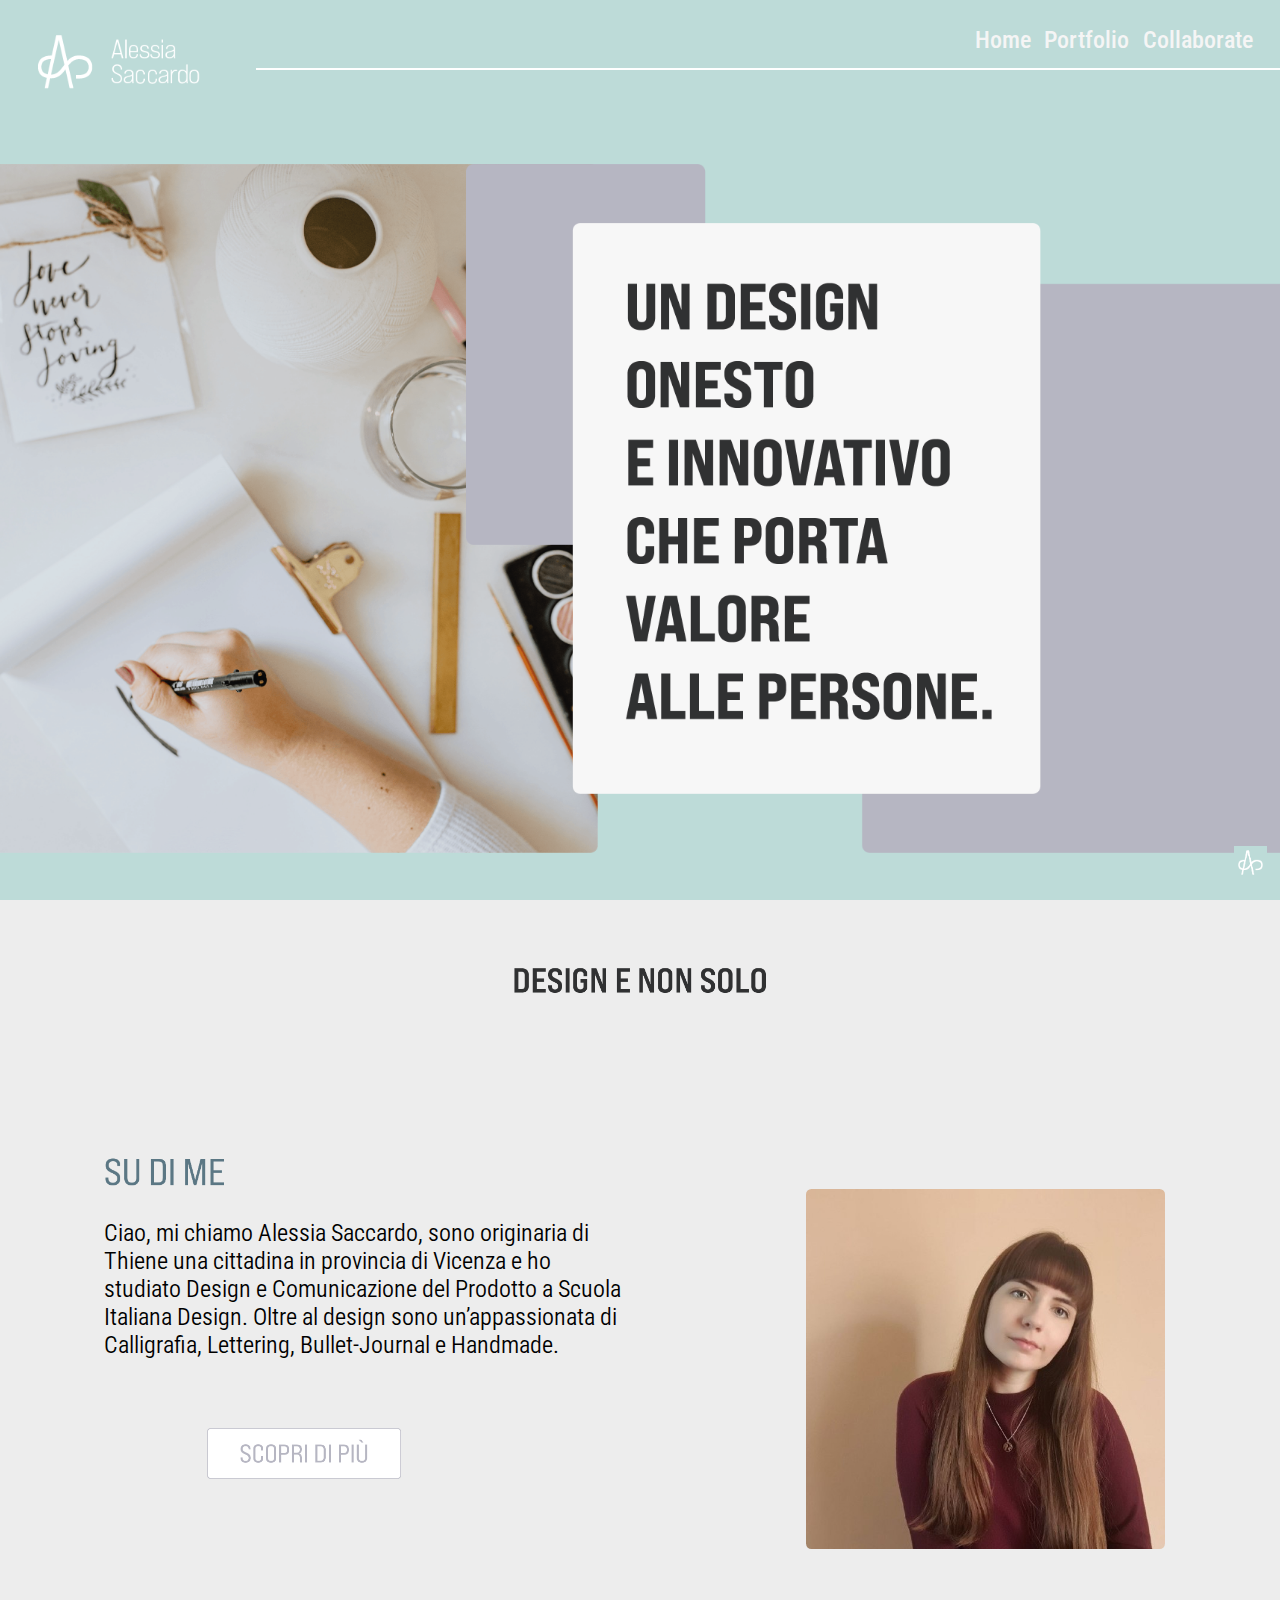
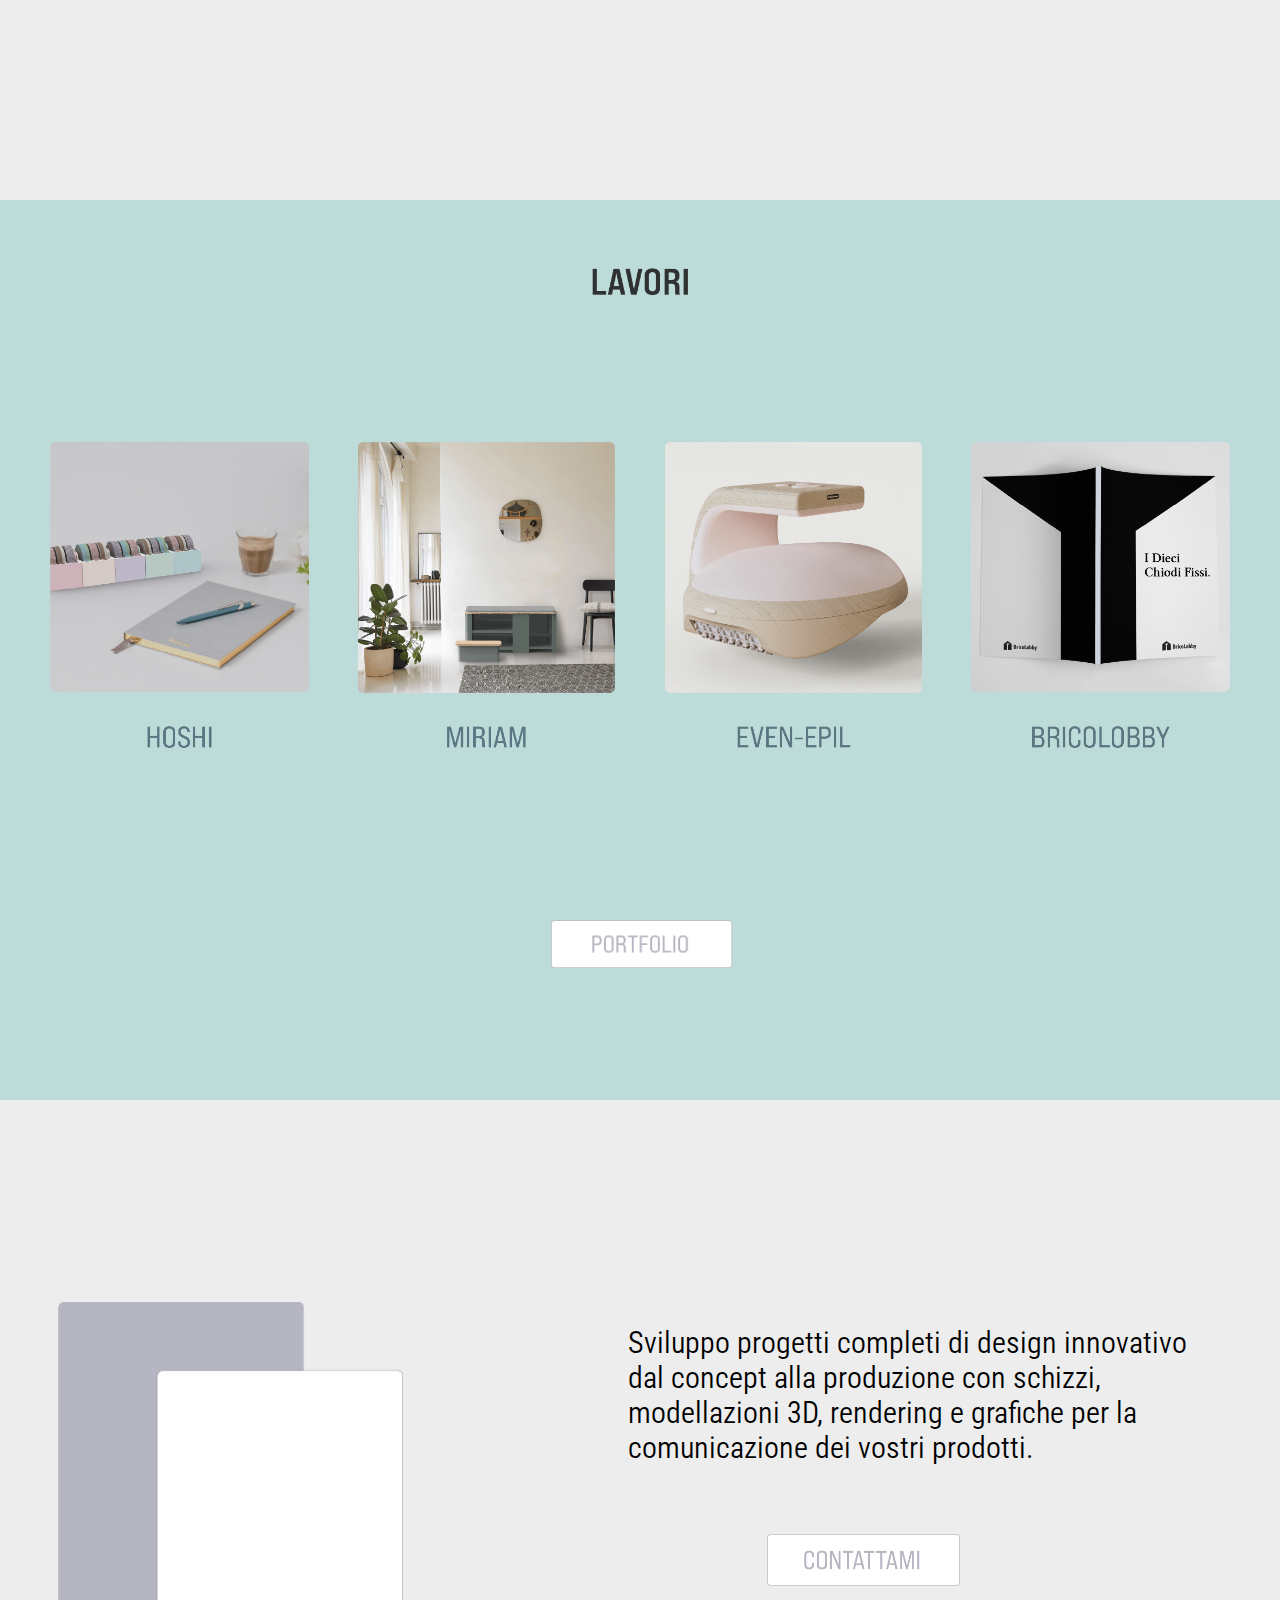
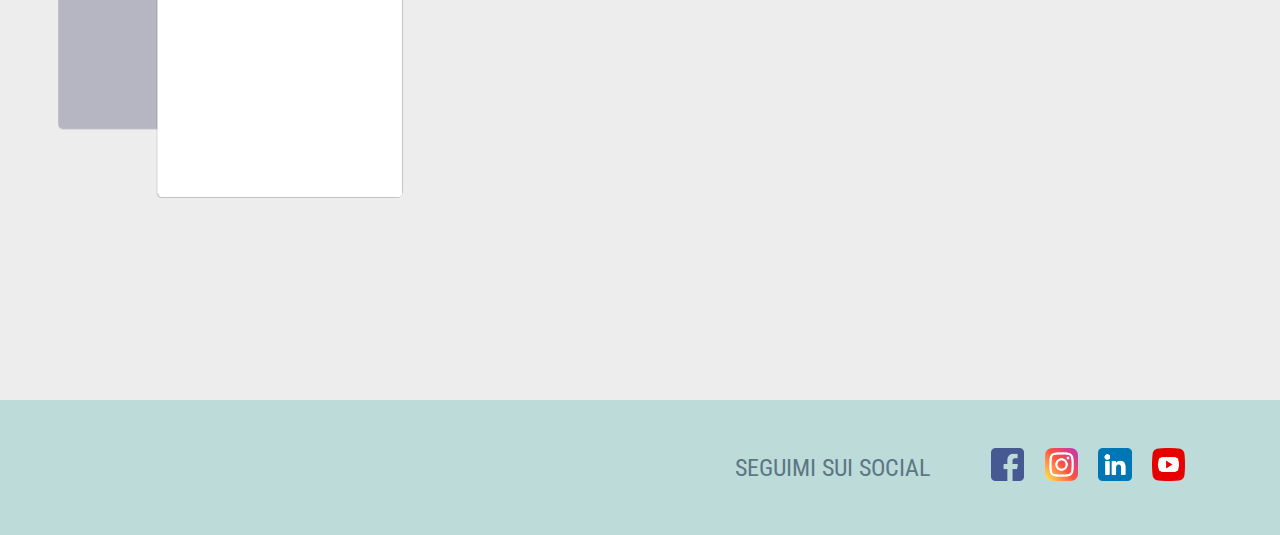
<file: index.html>
<!DOCTYPE html>
<html lang="">
<head>
    <meta charset="utf-8">
    <meta name="viewport" content="width=device-width, initial-scale=1.0">
    <title> Alessia Saccardo</title>
    <link rel="stylesheet" href="assets/css/style.css">

<link rel="preconnect" href="https://fonts.googleapis.com">
<link rel="preconnect" href="https://fonts.gstatic.com" crossorigin>
<link href="https://fonts.googleapis.com/css2?family=Roboto+Condensed:ital,wght@0,300;0,400;0,700;1,300;1,400;1,700&display=swap" rel="stylesheet">
    <script src="http://leaverou.github.com/prefixfree/prefixfree.min.js"></script>

    
</head> 
     
 
<body>
    
    
  
    
    
    
    <header> 
        
    <div id="row"> 
    <div class=colonna1> <img src="assets/images/Risorsa12-8.png"> 
    </div>
    <div class=colonna2> <b></b>  </div>   
    </div>
        
    <nav>
    <ul>
    <li class=colorato><a href="index.html"> Home </a></li>
    <li><a href="pages/Portfolio.html"> Portfolio </a></li>
    <li><a href="pages/Collaborate.html"> Collaborate </a></li>
<!--    <li><a href="pages/More.html"> More </a></li>-->
    </ul>
        

    </nav>
    
    <hr> 
        
    </header>
    
    
    
 
        
    
     

    <div id="Floatingbottom" ><a href="#row"><img src="assets/images/Risorsa13-8.png"></a></div>
   

    
    <section id=sezione1>
        
        <div class=imgcop> <img src="assets/images/imgcop2.png"> </div>
        
        <div class=fraseinizio> <img src="assets/images/Risorsa4-8.png"> </div>
    
    </section>
    
    
    
   
      <section id=sezione2i>
         
        <div class=titolosez2><img src="assets/images/Risorsa23-8.png"> </div>
         
        <div id=contenitoresez2>
            
        <div class=titolosudime><img src="assets/images/Risorsa21-8.png"> </div>
         
        <div class=testosudime>Ciao, mi chiamo Alessia Saccardo, sono originaria di<br> Thiene una cittadina in provincia di Vicenza e ho<br> studiato Design e Comunicazione del Prodotto a Scuola<br> Italiana Design. Oltre al design sono un’appassionata di<br> Calligrafia, Lettering, Bullet-Journal e Handmade.  </div>
            
        <div class=scopridipiu><a href="pages/Collaborate.html"><img src="assets/images/Risorsa36-8.png"></a>
            <div class=scopridipiuon><a href="pages/Collaborate.html"><img src="assets/images/Risorsa37-8.png"></a></div>
            
            </div>
            
        
            
        </div>
         
        <div class=imgsudime> <img src="assets/images/photo1649535505.jpeg"> </div> 
            
       
         
    </section>
    
     <section id=sezione3i>
         
        <div class=titolosez3><img src="assets/images/Risorsa51-8.png"> </div>
         
        <div id=contenitoresez3>
            
        <div class=lavoro>
            <div class=immaginelavoro><img src="assets/images/Risorsa32-26.png"> </div>
            <div class=titololavoro><a href="pages/4_HOSHI.html"><img src="assets/images/Risorsa31-26.png"></a> </div>
            
            </div>
         
         <div class=lavoro>
            <div class=immaginelavoro><img src="assets/images/Risorsa39-8.png"> </div>
             <div class=titololavoro><a href="pages/8_MIRIAM.html"><img src="assets/images/Risorsa43-8.png"></a></div>
            
            </div>
            
            
         <div class=lavoro>
            <div class=immaginelavoro><img src="assets/images/Risorsa80card.png"> </div>
             <div class=titololavoro><a href="pages/9_EVENEPIL.html"><img src="assets/images/Risorsa81card.png"></a></div>
            
            </div>
            
            
          <div class=lavoro>
            <div class=immaginelavoro><img src="assets/images/bricolobby.png"> </div>
              <div class=titololavoro><a href="pages/7_BRICOLOBBY.html"><img src="assets/images/Risorsa78card.png"></a></div>
            
            </div>
            
        
            
        </div>
         
        <div id=contenitore2sez3>
        <div class=pulsanteportfolio><a href="pages/Portfolio.html"><img src="assets/images/Risorsa46-8.png"></a>
            <div class=pulsanteportfolioon><a href="pages/Portfolio.html"><img src="assets/images/Risorsa47-8.png"></a></div>
            
            </div>
         
         </div>
       
         
    </section>
    
    
    
      <section id=sezione4i>
         
         <div class=imgrettangoli> <img src="assets/images/Risorsa48-8.png"> </div> 
          
        <div id=contenitoresez4>
            
         
        <div class=testocontattami>Sviluppo progetti completi di design innovativo<br> dal concept alla produzione con schizzi,<br> modellazioni 3D, rendering e grafiche per la<br> comunicazione dei vostri prodotti.   </div>
            
        <div class=pulsantecontattami><a href="mailto:alessiasaccardo.design@gmail.com"><img src="assets/images/Risorsa49-8.png"></a>
            <div class=pulsantecontattamion><a href="mailto:alessiasaccardo.design@gmail.com"><img src="assets/images/Risorsa50-8.png"></a></div>
            
            </div>
            
        
            
        </div>
         
        
            
       
         
    </section>
    
    
    
    
    
    
    
    
    
    
    
    
    
    
    
    
    
    
    
    
    
    
     <footer> 
        
            <div class="titolofooter">SEGUIMI SUI SOCIAL</div>
      
        
    
            <div id="fotosocial">  

            <div class="loghif"> <a href="https://www.facebook.com/alessias.journal"> <img src="assets/images/facebook1.png"> </a> </div>  
            <div class="loghif"> <a href="https://www.instagram.com/alessias.journal/"><img src="assets/images/instagram.png"></a> </div>  
            <div class="loghif"> <a href="https://www.linkedin.com/in/alessiasaccardo/"> <img src="assets/images/linkedin.png"> </a></div> 
            <div class="loghif"> <a href="https://www.youtube.com/channel/UCG5RHeKayFGp-H-CFnbAi5Q"> <img src="assets/images/youtube1.png"></a> </div> 
            

            </div>
        
      
        
   </footer>
        
    
    
</body>
</html>
</file>
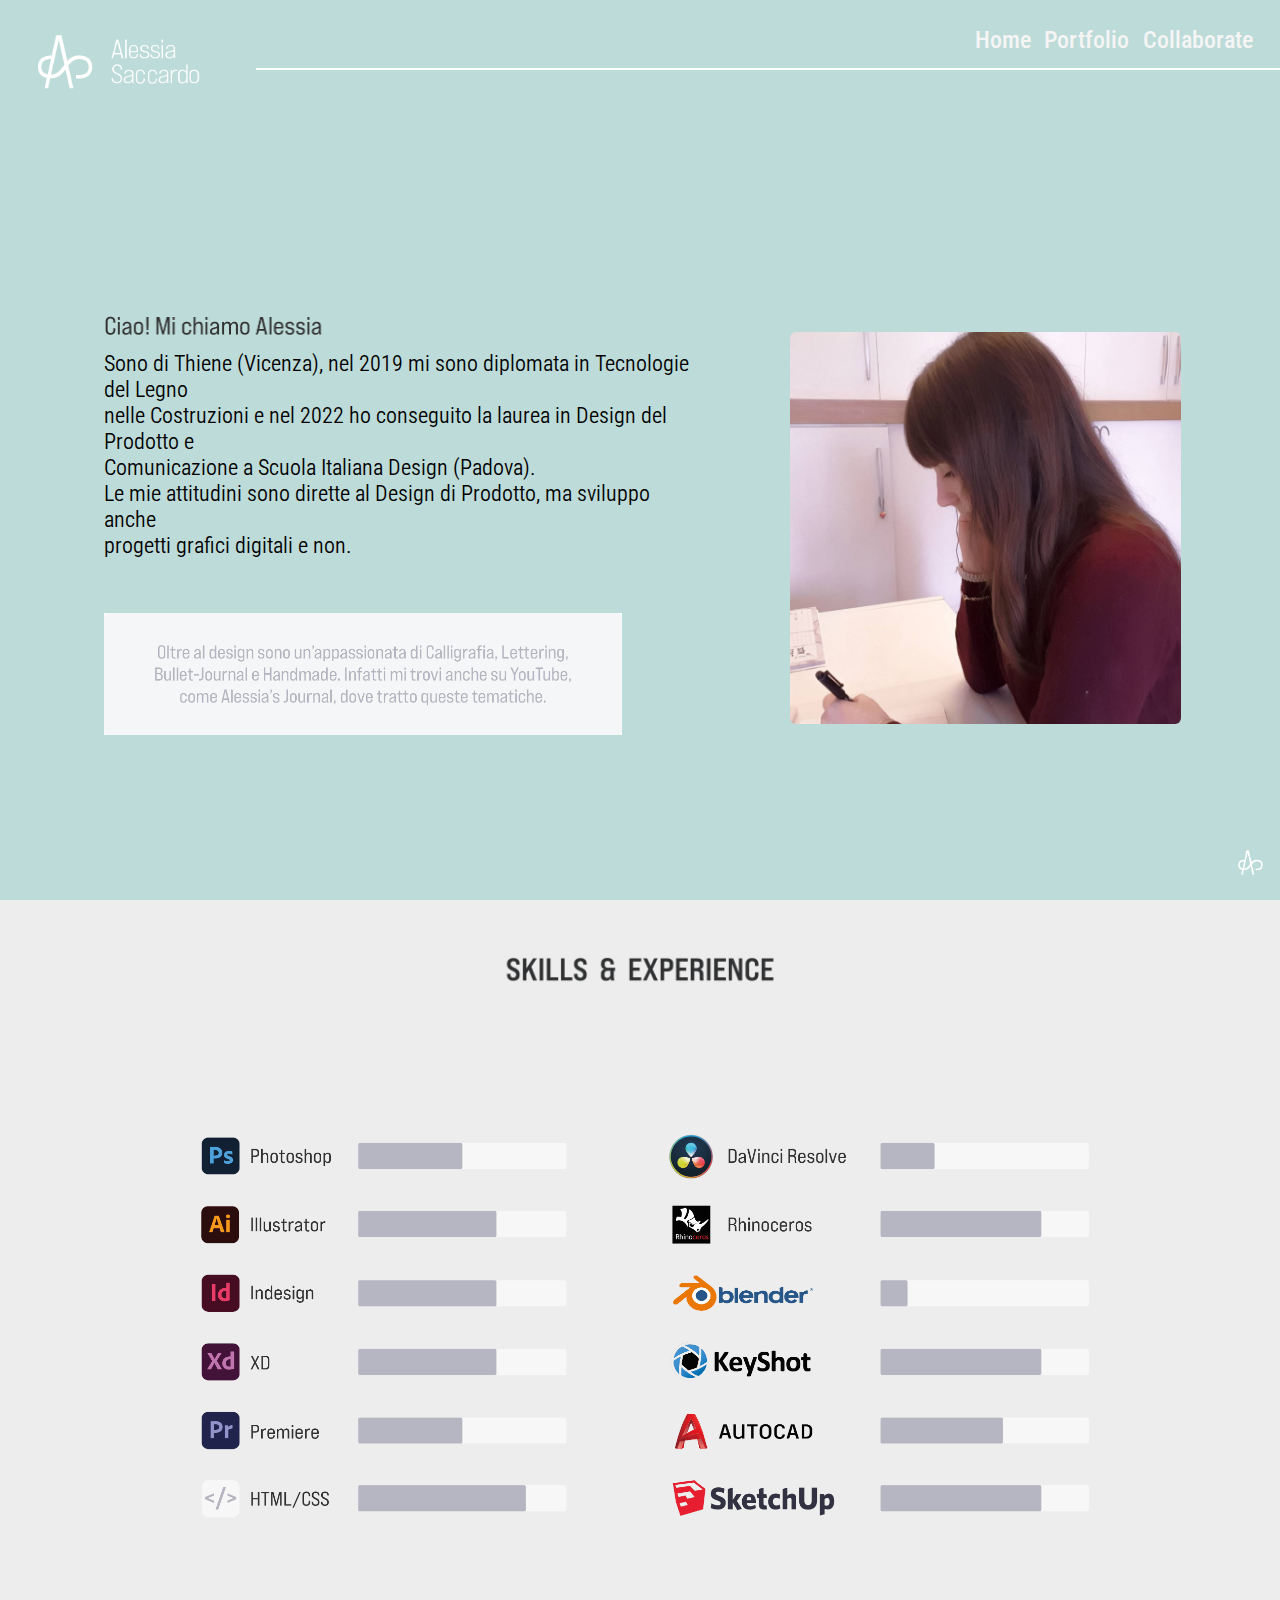
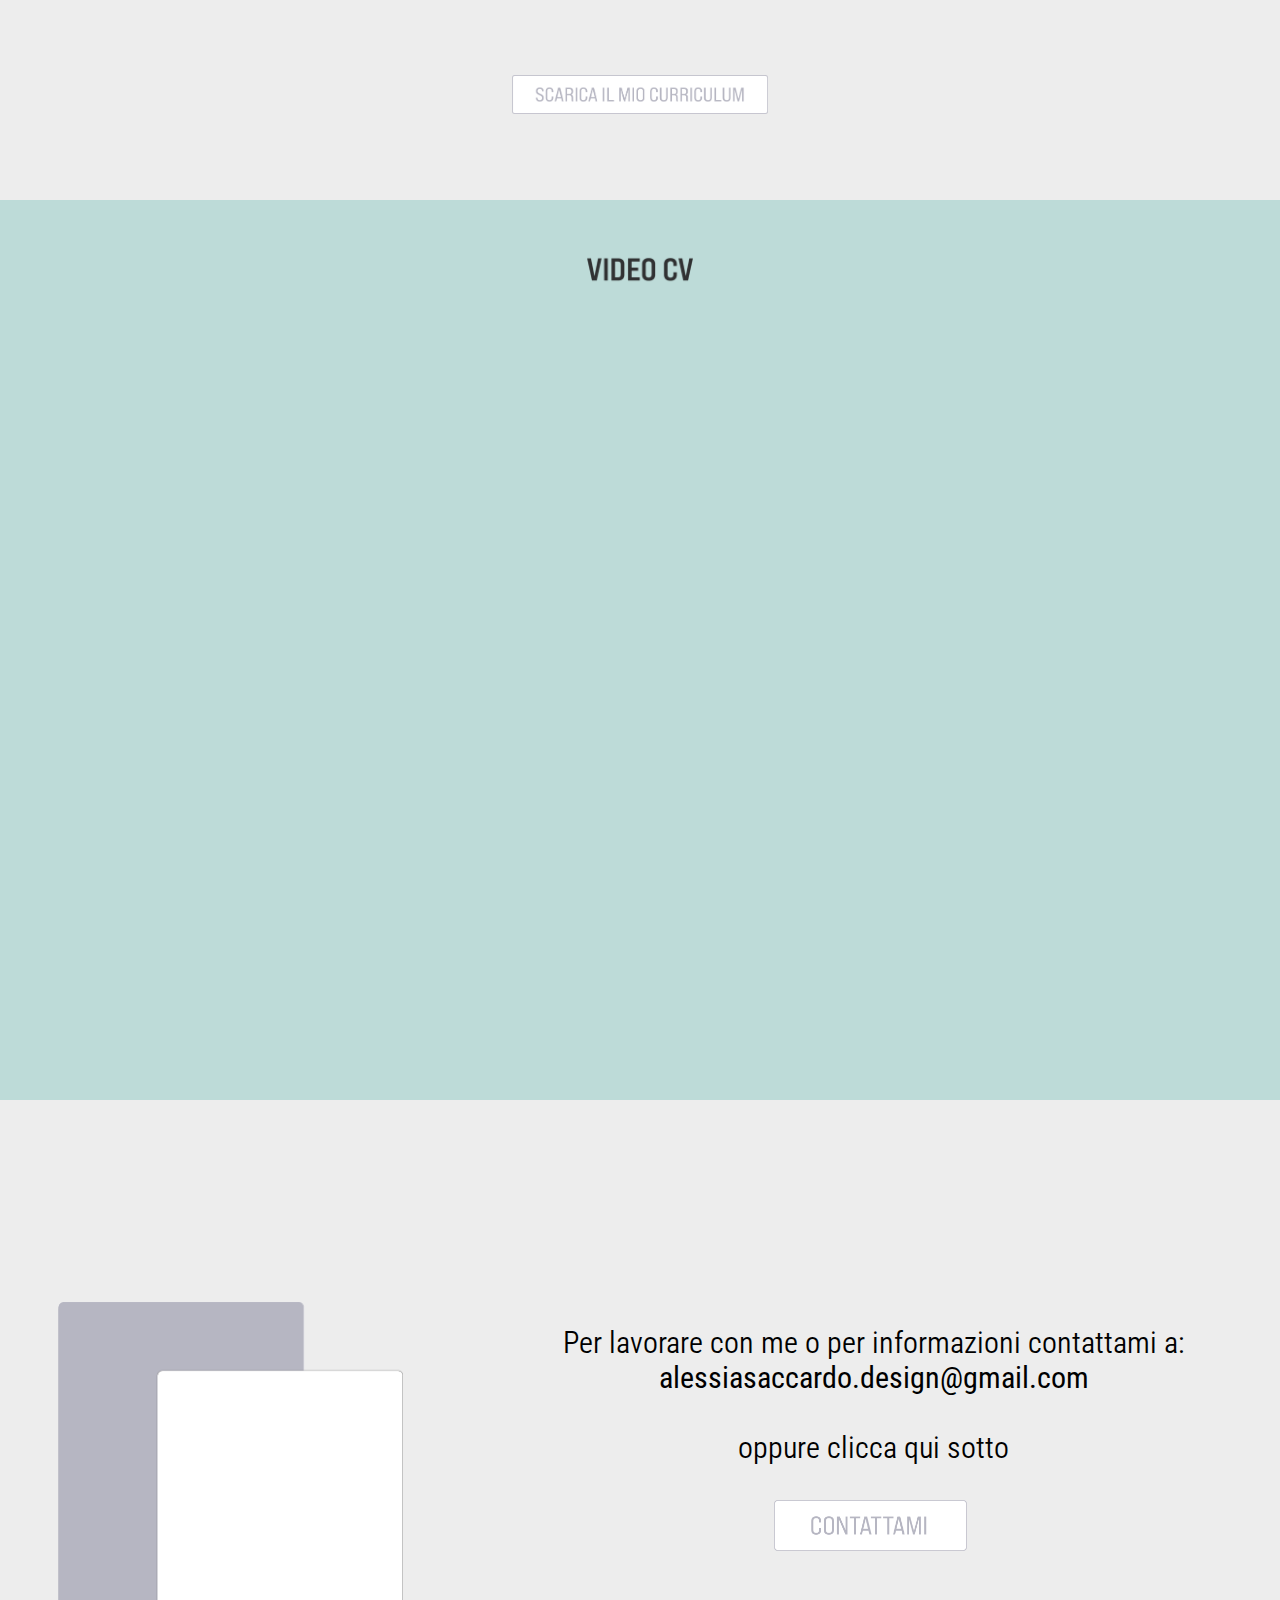
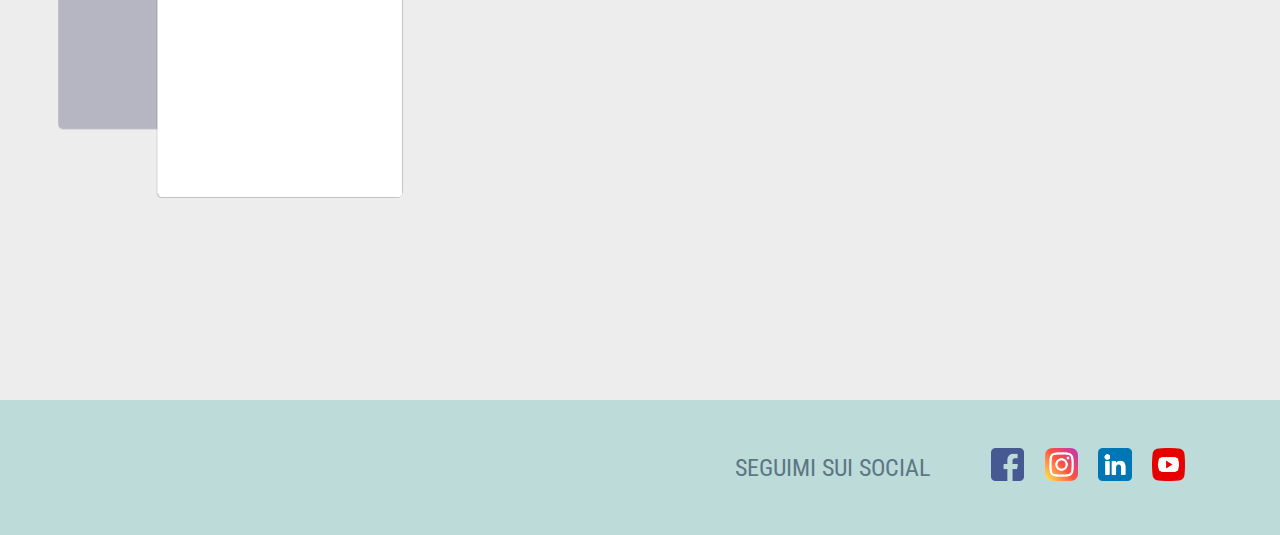
<file: pages/Collaborate.html>
<!DOCTYPE html>
<html lang="">
<head>
    <meta charset="utf-8">
    <meta name="viewport" content="width=device-width, initial-scale=1.0">
    <title> Alessia Saccardo</title>
    <link rel="stylesheet" href="./../assets/css/style.css">

<link rel="preconnect" href="https://fonts.googleapis.com">
<link rel="preconnect" href="https://fonts.gstatic.com" crossorigin>
<link href="https://fonts.googleapis.com/css2?family=Roboto+Condensed:ital,wght@0,300;0,400;0,700;1,300;1,400;1,700&display=swap" rel="stylesheet">
<script src="http://leaverou.github.com/prefixfree/prefixfree.min.js"></script>
    
</head>
     

<body>
    
    
    
    
    
    <header> 
        
    <div id="row"> 
    <div class=colonna1> <img src="./../assets/images/Risorsa12-8.png"> 
    </div>
    <div class=colonna2> <b></b>  </div>   
    </div>
        
     <nav>
    <ul>
    <li><a href="./../index.html"> Home </a></li>
    <li><a href="Portfolio.html"> Portfolio </a></li>
    <li class=colorato><a href="Collaborate.html"> Collaborate </a></li>
<!--    <li><a href="More.html"> More </a></li>-->
    </ul>
        

    </nav>
    
    <hr> 
        
    </header>
    
    
    
 
        
    
      

    <div id="Floatingbottom" ><a href="#row"><img src="./../assets/images/Risorsa13-8.png"></a></div>
   

    
    
    
    <section id=sezione1c>
         
         
        <div id=contenitoresez1c>
            
        <div class=titolociao><img src="./../assets/images/Risorsa52-8.png"> </div>
         
        <div class=testociao>Sono di Thiene (Vicenza), nel 2019 mi sono diplomata in Tecnologie del Legno<br> nelle Costruzioni e nel 2022 ho conseguito la laurea in Design del Prodotto e<br> Comunicazione a Scuola Italiana Design (Padova).<br> 
        Le mie attitudini sono dirette al Design di Prodotto, ma sviluppo anche<br> progetti grafici digitali e non.   </div>
            
        <div class=testohobby><img src="./../assets/images/Risorsa56-100.jpg"> </div>  
       
            
        </div>
            
        
         
        <div class=imgciao> <img src="./../assets/images/Immagine.jpg"> </div> 
            
       
         
    </section>
    
    
    
    <section id=sezione2c>
         
        <div class=titolosez2c><img src="./../assets/images/Risorsa58-8.png"></div>
         
        <div id=contenitoresez2c>
           <img src="./../assets/images/Risorsa57-8.png"> 
            </div>
      
         
        <div id=contenitore2sez2c>
        <div class=pulsantecv><a href="https://drive.google.com/file/d/15_QqOjbHBhFnvdIN5Qg1-nS3tO5xgJvO/view?usp=sharing"><img src="./../assets/images/Risorsa59-8.png"></a>
            <div class=pulsantecvon><a href="https://drive.google.com/file/d/15_QqOjbHBhFnvdIN5Qg1-nS3tO5xgJvO/view?usp=sharing"><img src="./../assets/images/Risorsa60-8.png"></a></div>
            
            </div>
         
         </div>
       
         
    </section>
    
    
   
    <section id=sezione3c>
         
        <div class=titolosez3c><img src="./../assets/images/Risorsa61-8.png"></div>
         
        <div id=contenitoresez3c>
            
            <iframe width="65%" height="100%"
            src="https://www.youtube.com/embed/c6c-QC2LBR4" 
            title="YouTube video player" frameborder="0" 
            allow="accelerometer; autoplay; clipboard-write; encrypted-media; gyroscope; picture-in-picture"
            allowfullscreen></iframe>
            
            
        
            </div>
      
        
       
         
    </section>
    
    
     <section id=sezione4c>
         
         <div class=imgrettangolic> <img src="./../assets/images/Risorsa48-8.png"> </div> 
          
        <div id=contenitoresez4c>
            
         
        <div class=testocontattami4c>Per lavorare con me o per informazioni contattami a:<br>
<b>alessiasaccardo.design@gmail.com</b><br>
            <br>
oppure clicca qui sotto   </div>
            
        <div class=pulsantecontattami4c><a href="mailto:alessiasaccardo.design@gmail.com"><img src="./../assets/images/Risorsa49-8.png"></a>
            <div class=pulsantecontattamion4c><a href="mailto:alessiasaccardo.design@gmail.com"><img src="./../assets/images/Risorsa50-8.png"></a></div>
            
            </div>
            
        
            
        </div>
         
    
    </section>
    
    
    
    
    
    
    
    
    
     <footer> 
        
            <div class="titolofooter">SEGUIMI SUI SOCIAL</div>
      
        
    
            <div id="fotosocial">  

            <div class="loghif"> <a href="https://www.facebook.com/alessias.journal"> <img src="./../assets/images/facebook1.png"> </a> </div>  
            <div class="loghif"> <a href="https://www.instagram.com/alessias.journal/"><img src="./../assets/images/instagram.png"></a> </div>  
            <div class="loghif"> <a href="https://www.linkedin.com/in/alessiasaccardo/"> <img src="./../assets/images/linkedin.png"> </a></div> 
            <div class="loghif"> <a href="https://www.youtube.com/channel/UCG5RHeKayFGp-H-CFnbAi5Q"> <img src="./../assets/images/youtube1.png"></a> </div> 
            

            </div>
        
      
        
   </footer>
        
    
    
   
</body>
</html>
</file>
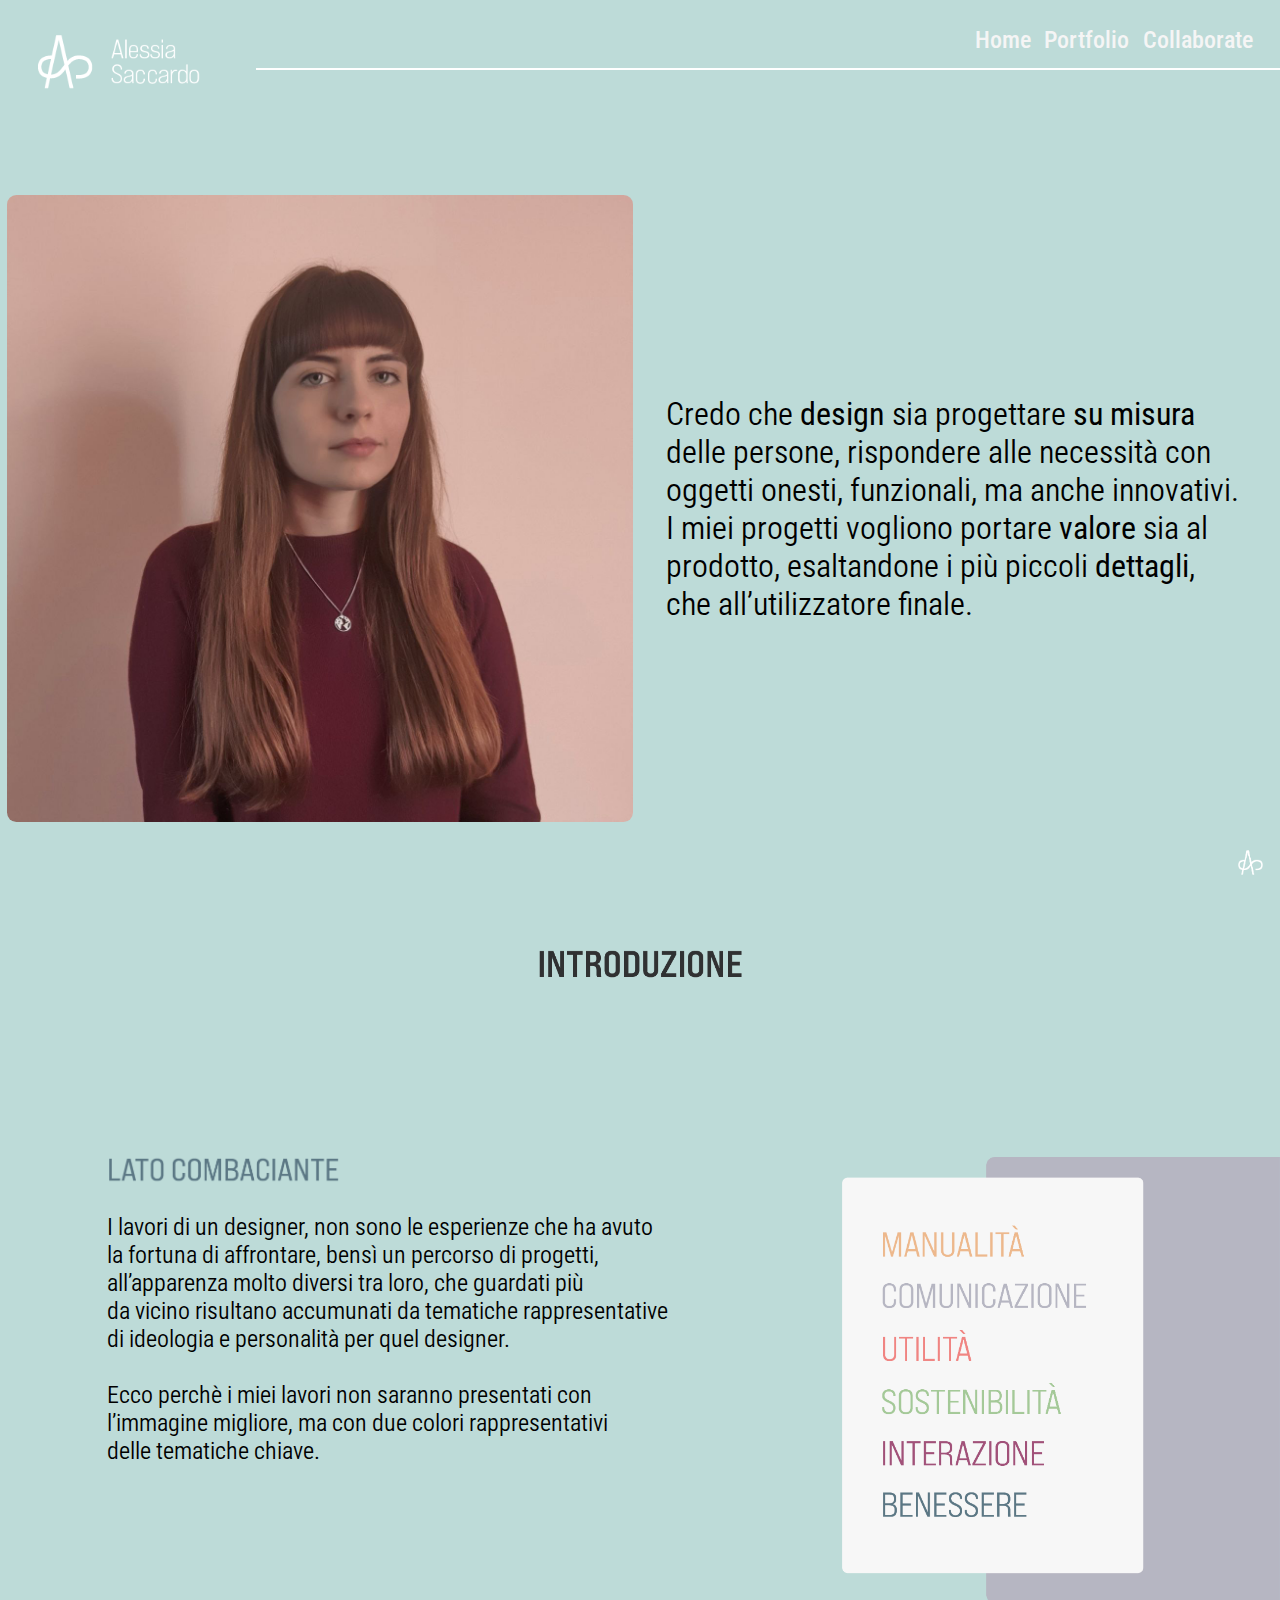
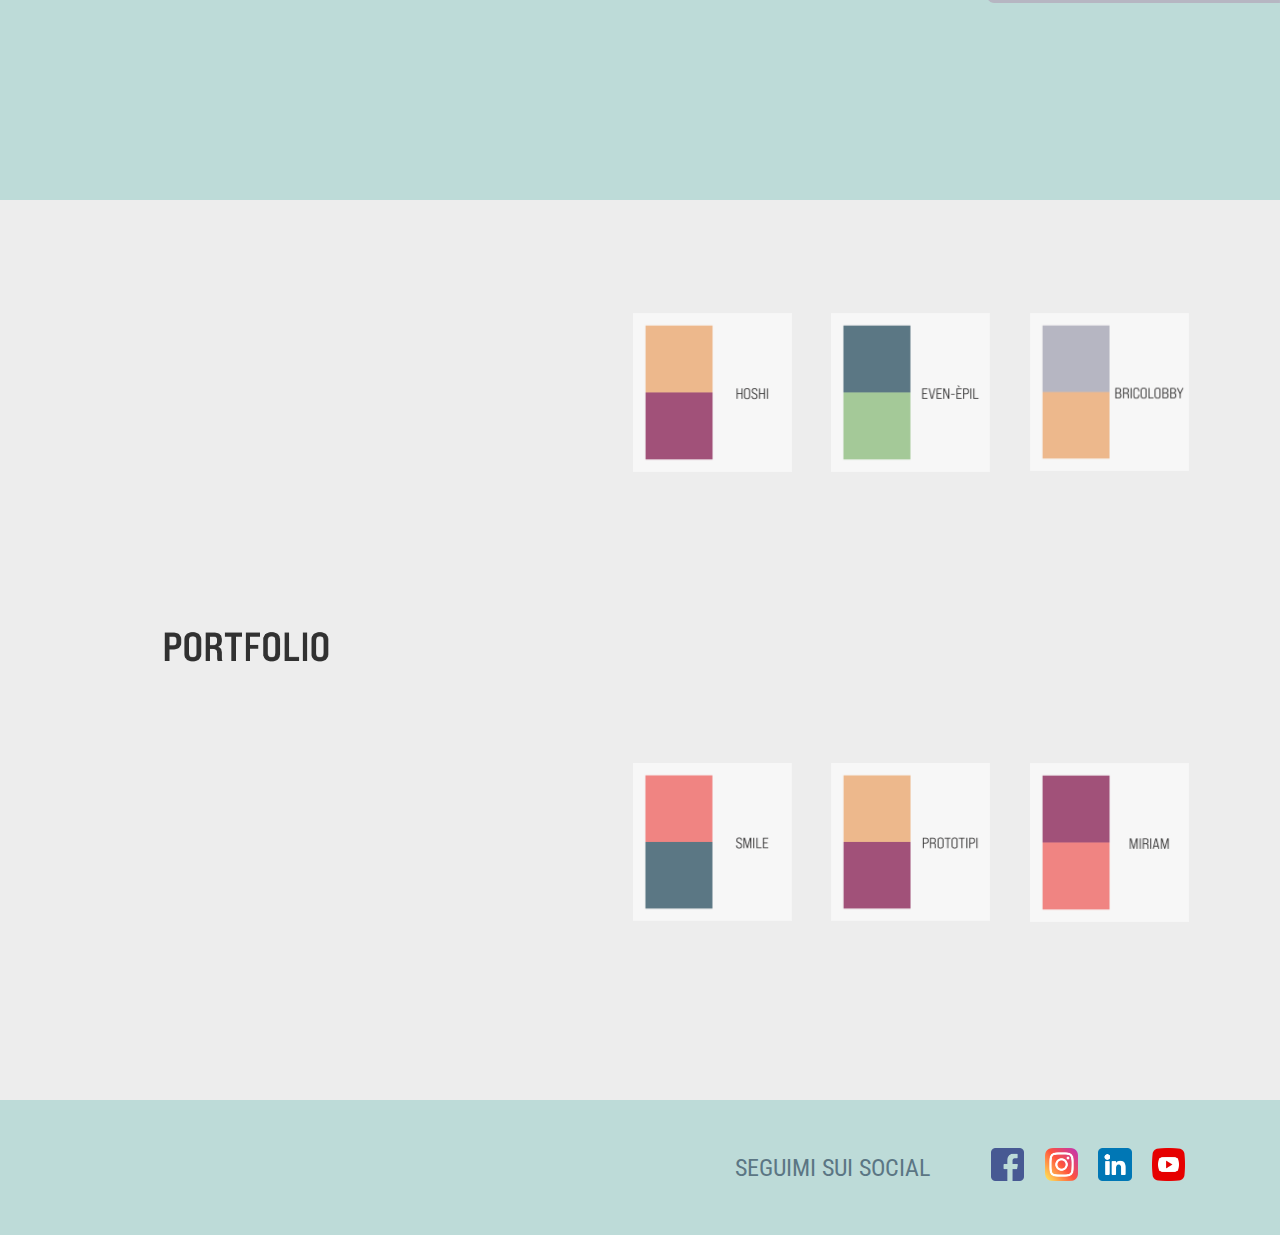
<file: pages/Portfolio.html>
<!DOCTYPE html>
<html lang="">
<head>
    <meta charset="utf-8">
    <meta name="viewport" content="width=device-width, initial-scale=1.0">
    <title> Alessia Saccardo</title>
    <link rel="stylesheet" href="./../assets/css/style.css">

<link rel="preconnect" href="https://fonts.googleapis.com">
<link rel="preconnect" href="https://fonts.gstatic.com" crossorigin>
<link href="https://fonts.googleapis.com/css2?family=Roboto+Condensed:ital,wght@0,300;0,400;0,700;1,300;1,400;1,700&display=swap" rel="stylesheet">
    <script src="http://leaverou.github.com/prefixfree/prefixfree.min.js"></script>

    
</head>
    
 
<body>
    
    
    
     
     
    
    <header> 
        
    <div id="row"> 
    <div class=colonna1> <img src="./../assets/images/Risorsa12-8.png"> 
    </div>
    <div class=colonna2>   </div>   
    </div>
        
     <nav>
    <ul>
    <li ><a href="./../index.html"> Home </a></li>
    <li class=colorato><a href="Portfolio.html"> Portfolio </a></li>
    <li><a href="Collaborate.html"> Collaborate </a></li>
<!--    <li><a href="More.html"> More </a></li>-->
    </ul>
        

    </nav>
    
    <hr> 
        
    </header>
    
    
    
 
        
    
<!--    <div id="Floatingbottom" ><a href="#row"><b>Alessia Saccardo</b></a></div>-->
    

    <div id="Floatingbottom" ><a href="#row"><img src="./../assets/images/Risorsa13-8.png"></a></div>
   

    
    <section id=sezione1>
    
        <div class=fotoinizio> <img src="./../assets/images/msg730903564-1461.jpg"></div>
        <div class=testoinizio>Credo che <b>design</b> sia progettare <b>su misura</b> <br> delle persone, rispondere alle necessità con  <br>oggetti onesti, funzionali, ma anche innovativi. 
         <br> I miei progetti vogliono portare <b>valore</b> sia al  <br>prodotto, esaltandone i più piccoli <b>dettagli</b>,<br>che all’utilizzatore finale.</div>
    </section>
    
     <section id=sezioneintroport>
         
        <div class=titolointro><img src="./../assets/images/Risorsa10-8.png"> </div>
         
        <div id=contenitoresotto>
            
        <div class=titololato><img src="./../assets/images/Risorsa9-8.png"> </div>
         
        <div class=testolato>I lavori di un designer, non sono le esperienze che ha avuto<br> la fortuna di affrontare, bensì un percorso di progetti,<br> all’apparenza molto diversi tra loro, che guardati più<br> da vicino risultano accumunati da tematiche rappresentative<br> di ideologia e personalità per quel designer.<br>
         <br>   
        Ecco perchè i miei lavori non saranno presentati con<br> l’immagine migliore, ma con due colori rappresentativi <br>delle tematiche chiave. </div>
            
        </div>
         
        <div class=imgintro> <img src="./../assets/images/Risorsa8-8.png"> </div> 
            
       
         
    </section>
    
    
    <section id=sezioneport>
    
        <div class=titoloport> 
            <div class=fototitoloport><img src="./../assets/images/Risorsa11-82.png"></div> </div> 
        
        <div class="maincontainer">
            
            
            <div class="riga1"> 
         <a href="4_HOSHI.html" class="thecard">
             <div class="thecardcontainer">
            <div class="thefront4"><img src="./../assets/images/Risorsa19-8.png"></div>
            <div class="theback4">
                <img src="./../assets/images/retrocards/hoshi.jpg">
                </div>
                </div> 
        </a>
            
            
             <a href="9_EVENEPIL.html" class="thecard">
            <div class="thecardcontainer">
            <div class="thefront9"><img src="./../assets/images/Risorsa18-8.png"></div>
            <div class="theback9"> 
                <img src="./../assets/images/retrocards/epilatore.jpg">
                </div>
                </div>
        </a>
            
            
             <a href="7_BRICOLOBBY.html" class="thecard">
            <div class="thecardcontainer">
            <div class="thefront7"><img src="./../assets/images/Risorsa17-8.png"></div>
            <div class="theback7">
                <img src="./../assets/images/retrocards/bricolobby.jpg">
                </div>
                </div>
        </a> 
           </div>
          
            
            
        <div class="riga2">    
        <a href="1_SMILE.html" class="thecard">
            <div class="thecardcontainer">
            <div class="thefront1"><img src="./../assets/images/Risorsa12-82.png"> </div>
            <div class="theback1"> 
                <img src="./../assets/images/retrocards/italtronic_smile.jpg">
                 </div></div>
        </a>
            
        <a href="3_PROTOTIPI.html" class="thecard">
            <div class="thecardcontainer">
            <div class="thefront3"><img src="./../assets/images/Risorsa14-8.png"></div>
            <div class="theback3">
                <img src="./../assets/images/retrocards/prototipi.jpg">
                </div></div>
     
        </a>
            
             <a href="8_MIRIAM.html" class="thecard">
             <div class="thecardcontainer">
            <div class="thefront8"><img src="./../assets/images/Risorsa16-8.png"></div>
            <div class="theback8">
                <img src="./../assets/images/retrocards/Miriam.jpg">
                </div>
                </div>
        </a>  
        </div>
            
        </div>
  
        
    </section>
    
  

    
    
    
    
    
    
    
    
    
    
    
    
    
     
     <footer id="port"> 
        
            <div class="titolofooter">SEGUIMI SUI SOCIAL</div>
      
        
    
            <div id="fotosocial">  

            <div class="loghif"> <a href="https://www.facebook.com/alessias.journal"> <img src="./../assets/images/facebook1.png"> </a> </div>  
            <div class="loghif"> <a href="https://www.instagram.com/alessias.journal/"><img src="./../assets/images/instagram.png"></a> </div>  
            <div class="loghif"> <a href="https://www.linkedin.com/in/alessiasaccardo/"> <img src="./../assets/images/linkedin.png"> </a></div> 
            <div class="loghif"> <a href="https://www.youtube.com/channel/UCG5RHeKayFGp-H-CFnbAi5Q"> <img src="./../assets/images/youtube1.png"></a> </div> 
            

            </div>
        
      
        
   </footer>
        
    
   
</body>
</html>
</file>
<file: assets/css/style.css>
html,body{width:100%;
height: 100%;
padding: 0;
margin:0;
font-family: 'Roboto Condensed', sans-serif;
    
}


*{text-decoration: none;}

 

img {width:100%;}

b{
    font-weight: 400;
}


 

header {height:13%;
    width: 100%;
    position: relative;
    background-color: #BDDBD8;
    display:flex;
    z-index:5;
    font-weight: 500;
    
}  



#row{
    width: 60%;
    height:100%;
    display: flex;
    justify-content: space-between;
    align-items: center;
    
}
.colonna1{
    margin-left: 5%;
    width: 22%;
    display: flex;
}
.colonna2{
    width:50%;
    
    
}
.colonna1 img{
    margin-top:5%; 
    width:100%;
   
}

nav{ 
    width:40%;
    height:100%;
    font-size: 1.5rem;
    color: whitesmoke;
    display:flex;
   
}


hr {
    height: 2.1px;
    width: 80%;
    background-color: white;
    border: none;
    position: absolute;
    margin-top: 5.3%;
    margin-right: 0;
    right:0;

}

nav ul{
    width: 100%;
    margin-top: 5%;
    margin-right: 4%;
    justify-content: flex-end;
    display:flex;
    list-style: none;
}
nav ul li{
    display:flex;
    margin-left: 1.5%;
    margin-right: 1.5%;
   
}


nav ul li a:link{ color: whitesmoke;}

nav ul li a:visited{ color: whitesmoke;}

nav ul li a:hover {color: #5B7684;}


.colorato a:visited{ color: #5B7684;}

/*--------parte index--------*/


#sezione1{
    width:100%;
    height: 87%;
    background-color: #BDDBD8;
    align-items: center;
    display: flex;
    
}


.imgcop{
    width: 32%;
    height: 100%;
    margin-left: 7%;
    margin-right: 9%; 
    align-items: center;
    justify-content: center;
    display: flex;
}

.imgcop img{
    width: auto;
    height: 88%;
    
}

.fraseinizio{
    width: 45%;
    height: 100%;
    margin-right: 3%;
    align-items: center;
    justify-content: center;
    display: flex;
}

.fraseinizio img{
    width: auto;
    height: 88%;
    
}


#sezione2i{
    width:100%;
    height: 100%;
    display: flex;
    align-items: center;
    justify-content: center;
    background-color: #EDEDED;
    position: relative;
    
}

.titolosez2{
    width:20%;
    position: absolute;
    top: 7%;
    z-index: 10;
}
#contenitoresez2{
    width:60%;
    height:50%;
    margin-right: 5%;    
}

.titolosudime{
    width: 18%;
    margin-top: 4%;
    margin-left: 15%;
    margin-bottom: 3%;
}

.testosudime{
    margin-left: 15%;
    font-weight: 350;
    font-size: 1.5rem;
}

.scopridipiu{
    width: 28%;
    position: relative;
    display: flex;
    align-items: center;
    margin-top: 10%;
    margin-left: 30%;
    
}
.scopridipiuon{
    width: 100%;
    position: absolute;
    opacity: 0;
    transition: all 500ms;
    
}

.scopridipiu:hover>.scopridipiuon{
    opacity: 1;
}


.imgsudime{
    width:40%;
    display: flex;
    justify-content: center;
    margin-top: 3%;
    margin-right:5%;
    
 
}
.imgsudime img{
    width: 78%;
    border-radius:1.5%;
}


#sezione3i{
    width:100%;
    height: 100%;
    background-color: #BDDBD8;
    position: relative;
    
}

.titolosez3{
    display: flex;
    align-items: center;
    justify-content: center;
    width:100%;
    position: absolute;
    top: 7%;
    z-index: 10;
}

.titolosez3 img{
    width:9%;
}

#contenitoresez3{
    display: flex;
    align-items: center;
    justify-content: center;
    width:calc(100%-4%);
    height:70%;
    padding-top: 7%;
    margin-left: 2%;
    margin-right: 2%;
   
    
}

.lavoro{
    width: calc(25%-4%);
    margin-left: 2%;
    margin-right: 2%;
}

.titololavoro{
    margin-top: 10%;
    
}

#contenitore2sez3{
    width: 100%;
    position: absolute;
    display: flex;
    justify-content: center;
  
}
.pulsanteportfolio{
    width: 18%;
    position: relative;
    display: flex;
    align-items: center;
 
    
}
.pulsanteportfolioon{
    width: 100%;
    position: absolute;
    opacity: 0;
    transition: all 500ms;
    
}

.pulsanteportfolio:hover>.pulsanteportfolioon{
    opacity: 1;
}

#sezione4i{
    width:100%;
    height: 100%;
    display: flex;
    align-items: center;
    justify-content: center;
    background-color: #EDEDED;
    position: relative;
    
}
.imgrettangoli{
    width:40%;
    display: flex;
    justify-content: center;
   align-items: center;
    margin-right:5%;
    
 
}
.imgrettangoli img{
    width: 75%;
    border-radius:1.5%;
}

#contenitoresez4{
    width:60%;
    height:50%;
    margin-right: 5%;    
}


.testocontattami{
    margin-left: 15%;
    font-weight: 350;
    font-size: 1.9rem;
}

.pulsantecontattami{
    width: 28%;
    position: relative;
    display: flex;
    align-items: center;
    margin-top: 10%;
    margin-left: 35%;
    
}
.pulsantecontattamion{
    width: 100%;
    position: absolute;
    opacity: 0;
    transition: all 500ms;
    
}

.pulsantecontattami:hover>.pulsantecontattamion{
    opacity: 1;
}





 

/*----------------------------------------*/

#Floatingbottom{
    display: flex;
    align-items: center;
    justify-content: center;
    background-color: #BDDBD8;
    font-size: 0.8rem;
    width: 2%;
    padding: 0.3%;
    position:fixed;
    right:1%;
    bottom: 2%;
    z-index: 10;
    list-style: none;
  
}

#Floatingbottom img{
    }

#Floatingbottom a:link {color: #BDDBD8;}
#Floatingbottom a:visited {color: #BDDBD8;}


/*----------------parte per Portfolio---------------- */

.testoinizio{
    
    font-weight: 350;
    margin-left: 11%;
    font-size: 2rem;
}

.fotoinizio{
    width: 32%;
    height:100%;
    margin-left: 9%;
    display: flex;
    align-items: center;
    justify-content: center;
   
}

.fotoinizio img{
   border-radius:1.5%;
    width: auto;
    height: 80%;
}

#sezioneintroport{
    width:100%;
    height: 100%;
    display: flex;
    align-items: center;
    justify-content: flex-end;
    background-color: #BDDBD8;
    position: relative;
    
}

.titolointro{
    width:100%;
    position: absolute;
    top: 5%;
    z-index: 10;
}
#contenitoresotto{
    width:62%;
    height:50%;
    margin-right: 10%;
    
    
    
}

.titololato{
    width: 33%;
    margin-top: 4%;
    margin-left: 15%;
    margin-bottom: 3%;
}

.testolato{
    margin-left: 15%;
    font-weight: 350;
    font-size: 1.5rem;
}

.imgintro{
    width:38%;
    margin-top: 5%;
    
    
  
    
}


#sezioneport{
    width:100%;
    height: 100%;
    display: flex;
    background-color: #EDEDED;
    
}

.titoloport{
    width:45%;
    display: flex;
    align-items: center;
    justify-content: center;
 
}    
.fototitoloport{
    width: 40%;
    
}




/*Flip card 1*/
  


      .maincontainer{
          font-weight: 300;
          font-size:1.5rem;
          width:55%;
          height: 100%;
          margin: 0% 3% 0% 3%;
/*
          display: flex;
          flex-wrap: wrap;
*/
          justify-content: center;
          align-items: center;
        }

        .riga1{
          width:100%;
          height: calc(50% - 0%);
          margin: 0% 0% 0% 0%;
          display: flex;
          align-items: center;
         justify-content: center;  
        
          
        }

        .riga2{
          width:100%;
          height: calc(50% - 0%);
          margin: 0% 0% 0% 0%;
         display: flex;
         align-items: center;
         justify-content: center;
          
        }

       

        .thecard{
          margin: 1% 3% 1% 3%;
          width: calc(30% - 6%);
          height: calc(52% - 2%);
          float: left;
        }

        .thecardcontainer{
          
          position:relative;
          width: 100%;
          height: 100%;
          -ms-transform-style: preserve-3d;
          -webkit-transform-style: preserve-3d;
          -moz-transform-style: preserve-3d;
          -o-transform-style: preserve-3d;
          transition: all 1.0s ease;
        }

a.thecard{
    display:block;
    cursor:pointer;
    
    
}

        
         .thecardcontainer:hover{
          -ms-transform: rotateY(180deg);
          -webkit-transform: rotateY(180deg);
          -moz-transform: rotateY(180deg);
          -o-transform: rotateY(180deg);
        }
    
         .thefront1{
          position:absolute;
          width: 100%;
          height: 100%;
          -ms-backface-visibility: hidden;
          -webkit-backface-visibility: hidden;
          -moz-backface-visibility: hidden;
          -o-backface-visibility: hidden;
          color: #333;
        
            
        }
    
          .theback1{
          position:absolute;
          width: 100%;
          height: 100%;
          -ms-backface-visibility: hidden;
          -webkit-backface-visibility: hidden;
          -moz-backface-visibility: hidden;
          -o-backface-visibility: hidden;
          color: #333;
          -ms-transform: rotateY(180deg);
          -webkit-transform: rotateY(180deg);
          -moz-transform: rotateY(180deg);
          -o-transform: rotateY(180deg);
           
        }

          


         
        
         .thefront2{
          position: absolute;
          width: 100%;
          height: 100%;
          -ms-backface-visibility: hidden;
          -webkit-backface-visibility: hidden;
          -moz-backface-visibility: hidden;
          -o-backface-visibility: hidden;
        
      
          
        }
    
          .theback2{
          position:absolute;
          width: 100%;
          height: 100%;
          -ms-backface-visibility: hidden;
          -webkit-backface-visibility: hidden;
          -moz-backface-visibility: hidden;
          -o-backface-visibility: hidden;;
          color: #333;
          -ms-transform: rotateY(180deg);
          -webkit-transform: rotateY(180deg);
          -moz-transform: rotateY(180deg);
          -o-transform: rotateY(180deg);
             
        }
.theback2 a:link {color: black;}
.theback2 a:visited {color: black;}
.theback2 a:hover {color: #5B7684;
text-decoration: underline;}


    
          .thefront3{
          position: absolute;
          width: 100%;
          height: 100%;
          -ms-backface-visibility: hidden;
          -webkit-backface-visibility: hidden;
          -moz-backface-visibility: hidden;
          -o-backface-visibility: hidden;
       
          

        }
    
          .theback3{
           position:absolute;
          width: 100%;
          height: 100%;
          -ms-backface-visibility: hidden;
          -webkit-backface-visibility: hidden;
          -moz-backface-visibility: hidden;
          -o-backface-visibility: hidden;
          color: #333;
          -ms-transform: rotateY(180deg);
          -webkit-transform: rotateY(180deg);
          -moz-transform: rotateY(180deg);
          -o-transform: rotateY(180deg);
     
        }

.theback3 a:link {color: black;}
.theback3 a:visited {color: black;}
.theback3 a:hover {color: #5B7684;text-decoration: underline;}

          
          .thefront4{
          position: absolute;
          width: 100%;
          height: 100%;
          -ms-backface-visibility: hidden;
          -webkit-backface-visibility: hidden;
          -moz-backface-visibility: hidden;
          -o-backface-visibility: hidden;
          
        
        }
    
          .theback4{
           position:absolute;
          width: 100%;
          height: 100%;
          -ms-backface-visibility: hidden;
          -webkit-backface-visibility: hidden;
          -moz-backface-visibility: hidden;
          -o-backface-visibility: hidden;
          color: #333;
          -ms-transform: rotateY(180deg);
          -webkit-transform: rotateY(180deg);
          -moz-transform: rotateY(180deg);
          -o-transform: rotateY(180deg);
          
        }
.theback4 a:link {color: black;}
.theback4 a:visited {color: black;}
.theback4 a:hover {color: #5B7684;text-decoration: underline;}



        
    
         .thefront5{
          position:absolute;
          width: 100%;
          height: 100%;
          -ms-backface-visibility: hidden;
          -webkit-backface-visibility: hidden;
          -moz-backface-visibility: hidden;
          -o-backface-visibility: hidden;
          
            
        }
    
          .theback5{
           position:absolute;
          width: 100%;
          height: 100%;
          -ms-backface-visibility: hidden;
          -webkit-backface-visibility: hidden;
          -moz-backface-visibility: hidden;
          -o-backface-visibility: hidden;
          color: #333;
          -ms-transform: rotateY(180deg);
          -webkit-transform: rotateY(180deg);
          -moz-transform: rotateY(180deg);
          -o-transform: rotateY(180deg);
         
        }
.theback5 a:link {color: black;}
.theback5 a:visited {color: black;}
.theback5 a:hover {color: #5B7684;text-decoration: underline;}


         .thefront6{
          position: absolute;
          width: 100%;
         height: 100%;
         -ms-backface-visibility: hidden;
          -webkit-backface-visibility: hidden;
          -moz-backface-visibility: hidden;
          -o-backface-visibility: hidden;
       
            
        }
    
          .theback6{
          position:absolute;
          width: 100%;
          height: 100%;
          -ms-backface-visibility: hidden;
          -webkit-backface-visibility: hidden;
          -moz-backface-visibility: hidden;
          -o-backface-visibility: hidden;
          color: #333;
          -ms-transform: rotateY(180deg);
          -webkit-transform: rotateY(180deg);
          -moz-transform: rotateY(180deg);
          -o-transform: rotateY(180deg);
            
             
        }
.theback6 a:link {color: black;}
.theback6 a:visited {color: black;}
.theback6 a:hover {color: #5B7684;text-decoration: underline;}


          .thefront7{
          position: absolute;
          width: 100%;
         height: 100%;
         -ms-backface-visibility: hidden;
          -webkit-backface-visibility: hidden;
          -moz-backface-visibility: hidden;
          -o-backface-visibility: hidden;
     
        }
    
          .theback7{
          position:absolute;
          width: 100%;
          height: 100%;
          -ms-backface-visibility: hidden;
          -webkit-backface-visibility: hidden;
          -moz-backface-visibility: hidden;
          -o-backface-visibility: hidden;
          color: #333;
          -ms-transform: rotateY(180deg);
          -webkit-transform: rotateY(180deg);
          -moz-transform: rotateY(180deg);
          -o-transform: rotateY(180deg);
       
        }

.theback7 a:link {color: black;}
.theback7 a:visited {color: black;}
.theback7 a:hover {color: #5B7684;text-decoration: underline;}

         
          .thefront8{
          position: absolute;
          width: 100%;
          height: 100%;
          -ms-backface-visibility: hidden;
          -webkit-backface-visibility: hidden;
          -moz-backface-visibility: hidden;
          -o-backface-visibility: hidden;
    
            
        }
    
          .theback8{
          position:absolute;
          width: 100%;
          height: 100%;
          -ms-backface-visibility: hidden;
          -webkit-backface-visibility: hidden;
          -moz-backface-visibility: hidden;
          -o-backface-visibility: hidden;
          color: #333;
          -ms-transform: rotateY(180deg);
          -webkit-transform: rotateY(180deg);
          -moz-transform: rotateY(180deg);
          -o-transform: rotateY(180deg);
            
        }
.theback8 a:link {color: black;}
.theback8 a:visited {color: black;}
.theback8 a:hover {color: #5B7684;text-decoration: underline;}


    
         .thefront9{
          position:absolute;
          width: 100%;
          height: 100%;
          -ms-backface-visibility: hidden;
          -webkit-backface-visibility: hidden;
          -moz-backface-visibility: hidden;
          -o-backface-visibility: hidden;
     
             
        }
    
          .theback9{
          position:absolute;
          width: 100%;
          height: 100%;
          -ms-backface-visibility: hidden;
          -webkit-backface-visibility: hidden;
          -moz-backface-visibility: hidden;
          -o-backface-visibility: hidden;
          color: #333;
          -ms-transform: rotateY(180deg);
          -webkit-transform: rotateY(180deg);
          -moz-transform: rotateY(180deg);
          -o-transform: rotateY(180deg);
        
        }
.theback9 a:link {color: black;}
.theback9 a:visited {color: black;}
.theback9 a:hover {color: #5B7684;text-decoration: underline;}


        
/*----------------parte per Collaborate---------------- */


#sezione1c{
    width:100%;
    height: 87%;
    display: flex;
    align-items: center;
    justify-content: center;
    background-color: #BDDBD8;
    position: relative;
    
}

#contenitoresez1c{
    width:60%;
    height:50%;
    margin-right: 5%;    
}

.titolociao{
    width: 35%;
    margin-left: 15%;
}

.testociao{
    margin-left: 15%;
    font-weight: 350;
    font-size: 1.4rem;
}

.testohobby{
    width: 75%;
    margin-top: 8%;
    margin-left: 15%;
    
}


.imgciao{
    width:40%;
    display: flex;
    justify-content: center;
    margin-top: 3%;
    margin-right:5%;
    
 
}
.imgciao img{
    width: 85%;
    border-radius:1.5%;
}



#sezione2c{
    width:100%;
    height: 100%;
    background-color: #EDEDED;
    position: relative;
    
}

.titolosez2c{
    width:100%;
    height: 10%;
    padding-top: 2%;
    display: flex;
    align-items: center;
    justify-content: center;
}

.titolosez2c img{
    width:85%;
}

#contenitoresez2c{
    display: flex;
    align-items: center;
    justify-content: center;
    width:calc(100%-4%);
    padding-top: 3%;
    margin-left: 2%;
    margin-right: 2%;
    height: 60%;
   
    
}
#contenitoresez2c img{
    width: 73%;
}


#contenitore2sez2c{
    width: 100%;
    height: 20%;
    margin-top: 1%;
    position: relative;
    display: flex;
    justify-content: center;
  
}
.pulsantecv{
    width: 20%;
    position: relative;
    display: flex;
    align-items: center;
 
    
}
.pulsantecvon{
    width: 100%;
    position: absolute;
    opacity: 0;
    transition: all 500ms;
    
}

.pulsantecv:hover>.pulsantecvon{
    opacity: 1;
}



#sezione3c{
    width:100%;
    height: 100%;
    background-color: #BDDBD8;
    position: relative;
    
}

.titolosez3c{
    width:100%;
    height: 10%;
    padding-top: 2%;
    display: flex;
    align-items: center;
    justify-content: center;
}

.titolosez3c img{
    width:85%;
}

#contenitoresez3c{
    display: flex;
    align-items: center;
    justify-content: center;
    width:calc(100%-4%);
   
    margin-left: 2%;
    margin-right: 2%;
    height: 78%;
   
    
}




#sezione4c{
    width:100%;
    height: 100%;
    display: flex;
    align-items: center;
    justify-content: center;
    background-color: #EDEDED;
    position: relative;
    
}
.imgrettangolic{
    width:40%;
    display: flex;
    justify-content: center;
   align-items: center;
    margin-right:5%;
    
 
}
.imgrettangolic img{
    width: 75%;
    border-radius:1.5%;
}

#contenitoresez4c{
    width:60%;
    height:50%;
    margin-right: 5%;    
}


.testocontattami4c{
    margin-left: 1%;
    font-weight: 350;
    font-size: 1.9rem;
    text-align: center;
}

.pulsantecontattami4c{
    width: 28%;
    position: relative;
    display: flex;
    align-items: center;
    margin-top: 5%;
    margin-left: 36%;
    
}
.pulsantecontattamion4c{
    width: 100%;
    position: absolute;
    opacity: 0;
    transition: all 500ms;
    
}

.pulsantecontattami4c:hover>.pulsantecontattamion4c{
    opacity: 1;
}

        
/*----------------parte per 5_GROW_OLEV---------------- */


#sezione1progetti{
    width:100%;
    height: 87%;
    display: flex;
    align-items: center;
    background-color: #BDDBD8;
  
    
}

.titolocopprogetto{
    width: calc(30%-13%);
    margin-right: 5%;
    margin-left: 8%;
    margin-bottom: 3%;
    
}

.imgcopprogetto{
    width: calc(70%-10%);
    margin-right: 5%;
    margin-left: 5%;
}



#sezione2progetti{
    width:100%;
    height:100%;
    background-color: white;
}

.contenitorepresprogetto2{
    width: 100%;
    height:27%;
    display: flex;
    align-items: center;
    justify-content: center;
}

.contenitorepresprogetto{
    width: 100%;
    height:27%;
    display: flex;
    align-items: center;
    justify-content: center;
}

.contenitorepresprogetto1{
    width: 100%;
    height:27%;
    display: flex;
    align-items: center;
    justify-content: center;
    background-color: #EDEDED;
}


.testopresprogetto{
    font-weight: 350;
    font-size: 1.3rem;
    text-align: center;
    
}



.imgpresprogetto{
    width: 100%;
    height:73%;
    display: flex;
    align-items:flex-start;
    justify-content: center;
    background-color: #EDEDED;
}

.imgpresprogetto1{
    width: 100%;
    height:73%;
    display: flex;
    align-items:flex-start;
    justify-content: center;
    background-color: #EDEDED;
}
.imgpresprogetto img{
    height:auto;
    width: 100%;
}

.imgpresprogetto1 img{
    height:auto;
    width: 100%;
}
#sezione3progetti{
    width: 100%;
    height: 100%;
    display: flex;
    align-items: center;
    justify-content: center;
    background-color: #EDEDED;
}

#sezione3progetti img{
    width: auto;
    height: 85%;
}

#sezione3protoprogetti{
    width: 100%;
    height: 100%;
    display: flex;
    align-items: center;
    justify-content: center;
    background-color: #EDEDED;

}
#sezione3protoprogetti img{
    width: 95%;
    height: auto;
}

#sezione3-1progetti{
    width: 100%;
    height: 100%;
    display: flex;
    align-items: center;
    justify-content: center;
    background-color: #EDEDED;
}

#sezione3-1progetti img{
    width: auto;
    height: 85%;
}
#sezionepiacerti{
    width:100%;
    height: 100%;
    background-color: #EDEDED;
    position: relative;
    
}
.potrebbepiacertianche{
    display: flex;
    align-items: center;
    justify-content: center;
    width:100%;
    position: absolute;
    top: 8%;
    z-index: 10;
}

.potrebbepiacertianche img{width:93%;}


#contenitorepulsanti{
    width: 100%;
    position: absolute;
    display: flex;
    justify-content: center;
  
}
.pulsantetoportfolio{
    width: 18%;
    position: relative;
    display: flex;
    align-items: center;
    margin-right: 27%;
 
    
}
.pulsantetoportfolioon{
    width: 100%;
    position: absolute;
    opacity: 0;
    transition: all 500ms;
    
}

.pulsantetoportfolio:hover>.pulsantetoportfolioon{
    opacity: 1;
}



.pulsantetoprogetto{
    width: 23%;
    position: relative;
    display: flex;
    align-items: center;
    margin-left: 27%;
 
    
}
.pulsantetoprogettoon{
    width: 100%;
    position: absolute;
    opacity: 0;
    transition: all 500ms;
    
}

.pulsantetoprogetto:hover>.pulsantetoprogettoon{
    opacity: 1;
}

/*----------------parte per 6_BENAKED---------------- */

#sezione6progetti{
    width:100%;
    height: 100%;
    display: flex;
    align-items: center;
    justify-content: center;
    background-color: #EDEDED;

}
#sezione6progetti img{
    width: auto;
    height: 85%;
}





/*----------------parte per Footer---------------- */
footer{
    height:15%;
    width:100%;
    display:flex;
    justify-content: flex-end;
    align-items: center;
    color: #5B7684;
    background-color: #BDDBD8;
    font-size: 1.5rem;

}


.titolofooter{
    height: 100%;
    width:20%;
    display:flex;
    justify-content: center;
    align-items: center;
}


#fotosocial{
    width:20%;
    margin-right:5%;
    height:100%;
    display:flex;
    align-items: center;
    justify-content: center;}

.loghif{ width:13%;
    margin: 0 4% 0 4%;
    cursor:pointer;}














@media only screen and (max-width: 760px){
 html{font-size: 4px;}
    header{height:5%}
    
    hr {
    height: 1px;
    width: 80%;
    margin-top: 8%;}
    .colonna2{
    width:10%;}
    nav ul{
    font-size: 2.2rem; 
    margin-top: 7%;
    margin-right: 7%;}
    nav ul li{
    margin-left: 5%;
    margin-right: 5%;}
    
    footer{height:5%;}
    .contenitorepresprogetto2{
    height:10%;}
    .contenitorepresprogetto1{height: 5%}
    
    #sezione1{height: 20%}
    #sezione2i{height: 25%}
    #sezione3i{height: 25%}
    #sezione4i{height: 25%}
    #sezioneintroport{height: 25%}
    #sezioneport{height: 25%}
    #port{height:25%;}
    #sezione1c{height: 25%}
    #sezione2c{height: 25%}
    #sezione3c{height: 25%}
    #sezione4c{height: 25%}
    #sezione1progetti{height: 25%}
    #sezione2progetti{height: 25%}
    #sezione3progetti{height: 25%;}
    #sezione3protoprogetti{height: 25%;}
    #sezione3-1progetti{height: 25%;
    margin-top: 3%;}
    #sezionepiacerti{height: 25%}
    #sezione6progetti{height: 25%}
    
}


@media screen and (max-width:1024px) and (orientation:landscape){ 
    html{font-size: 10px;}
   
    }
}


@media screen and (min-width:2399px) { 
    html{font-size: 28px;
    }
}
</file>
